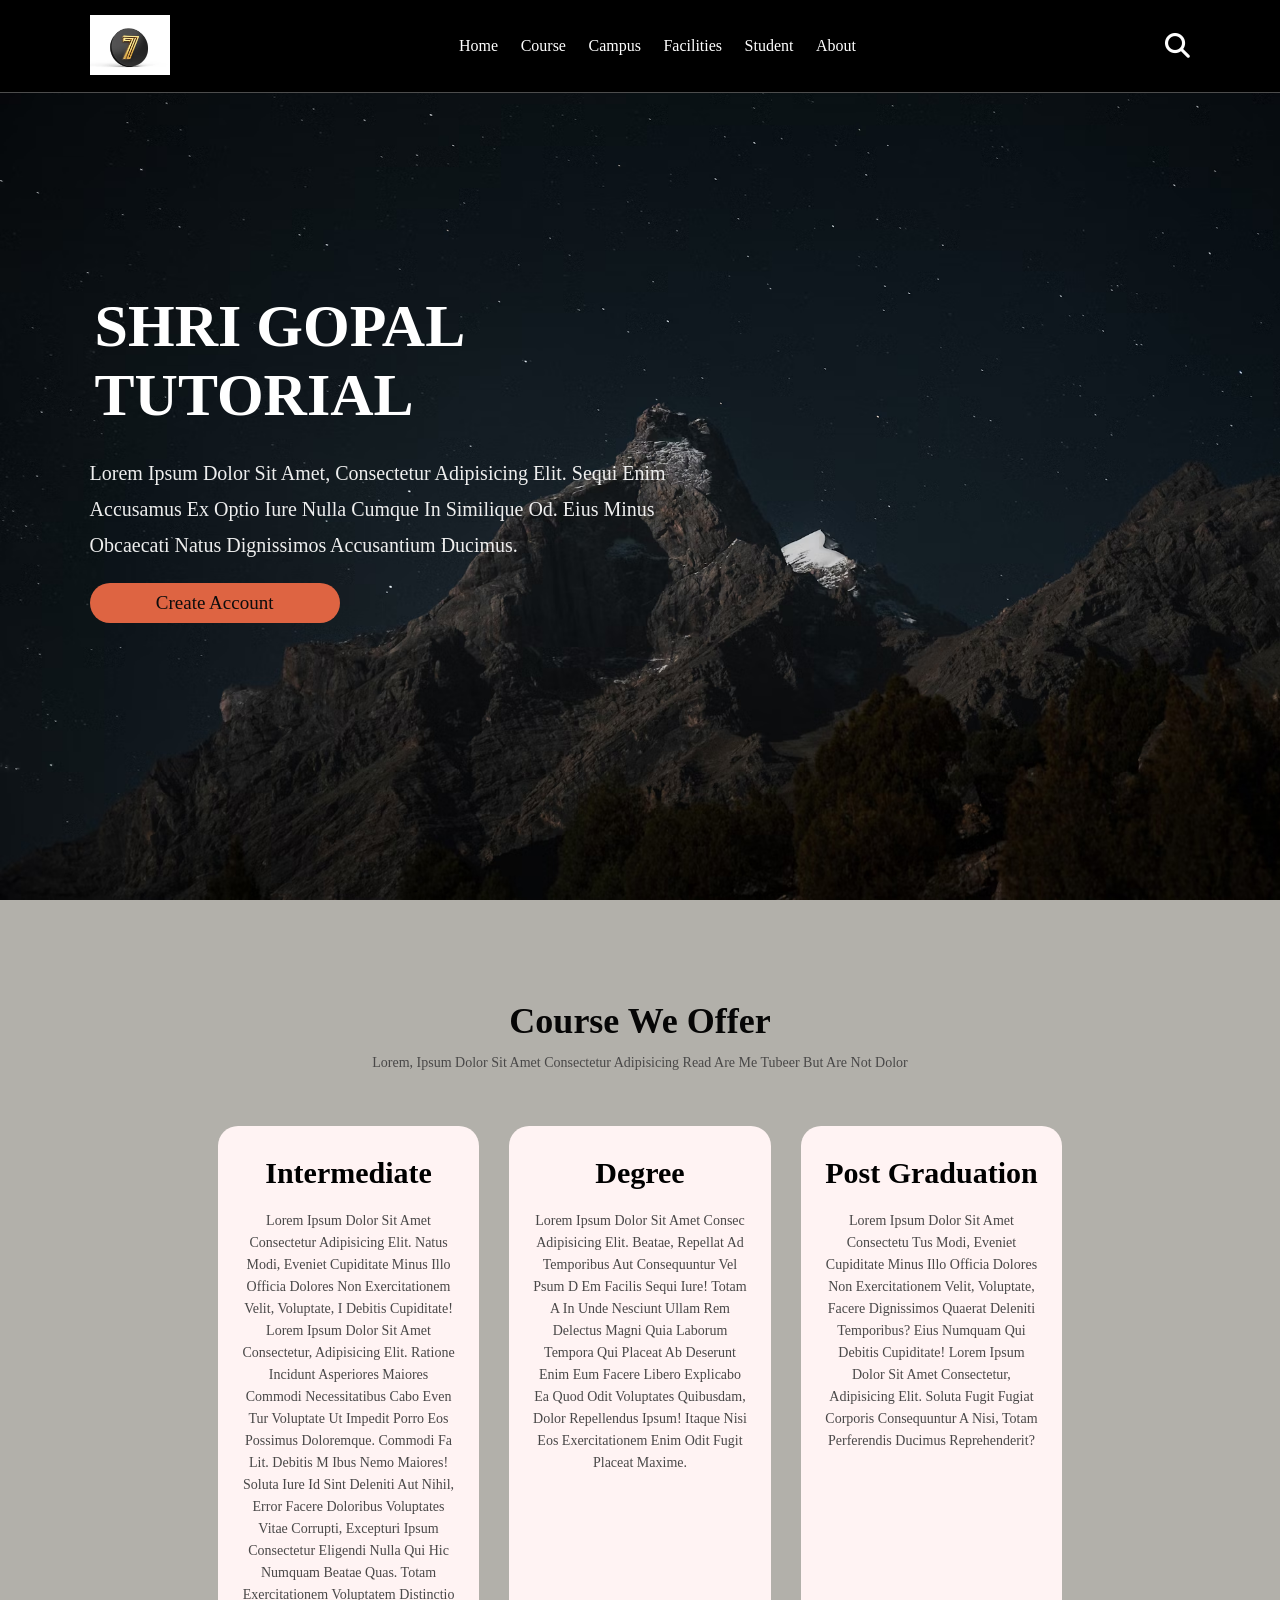
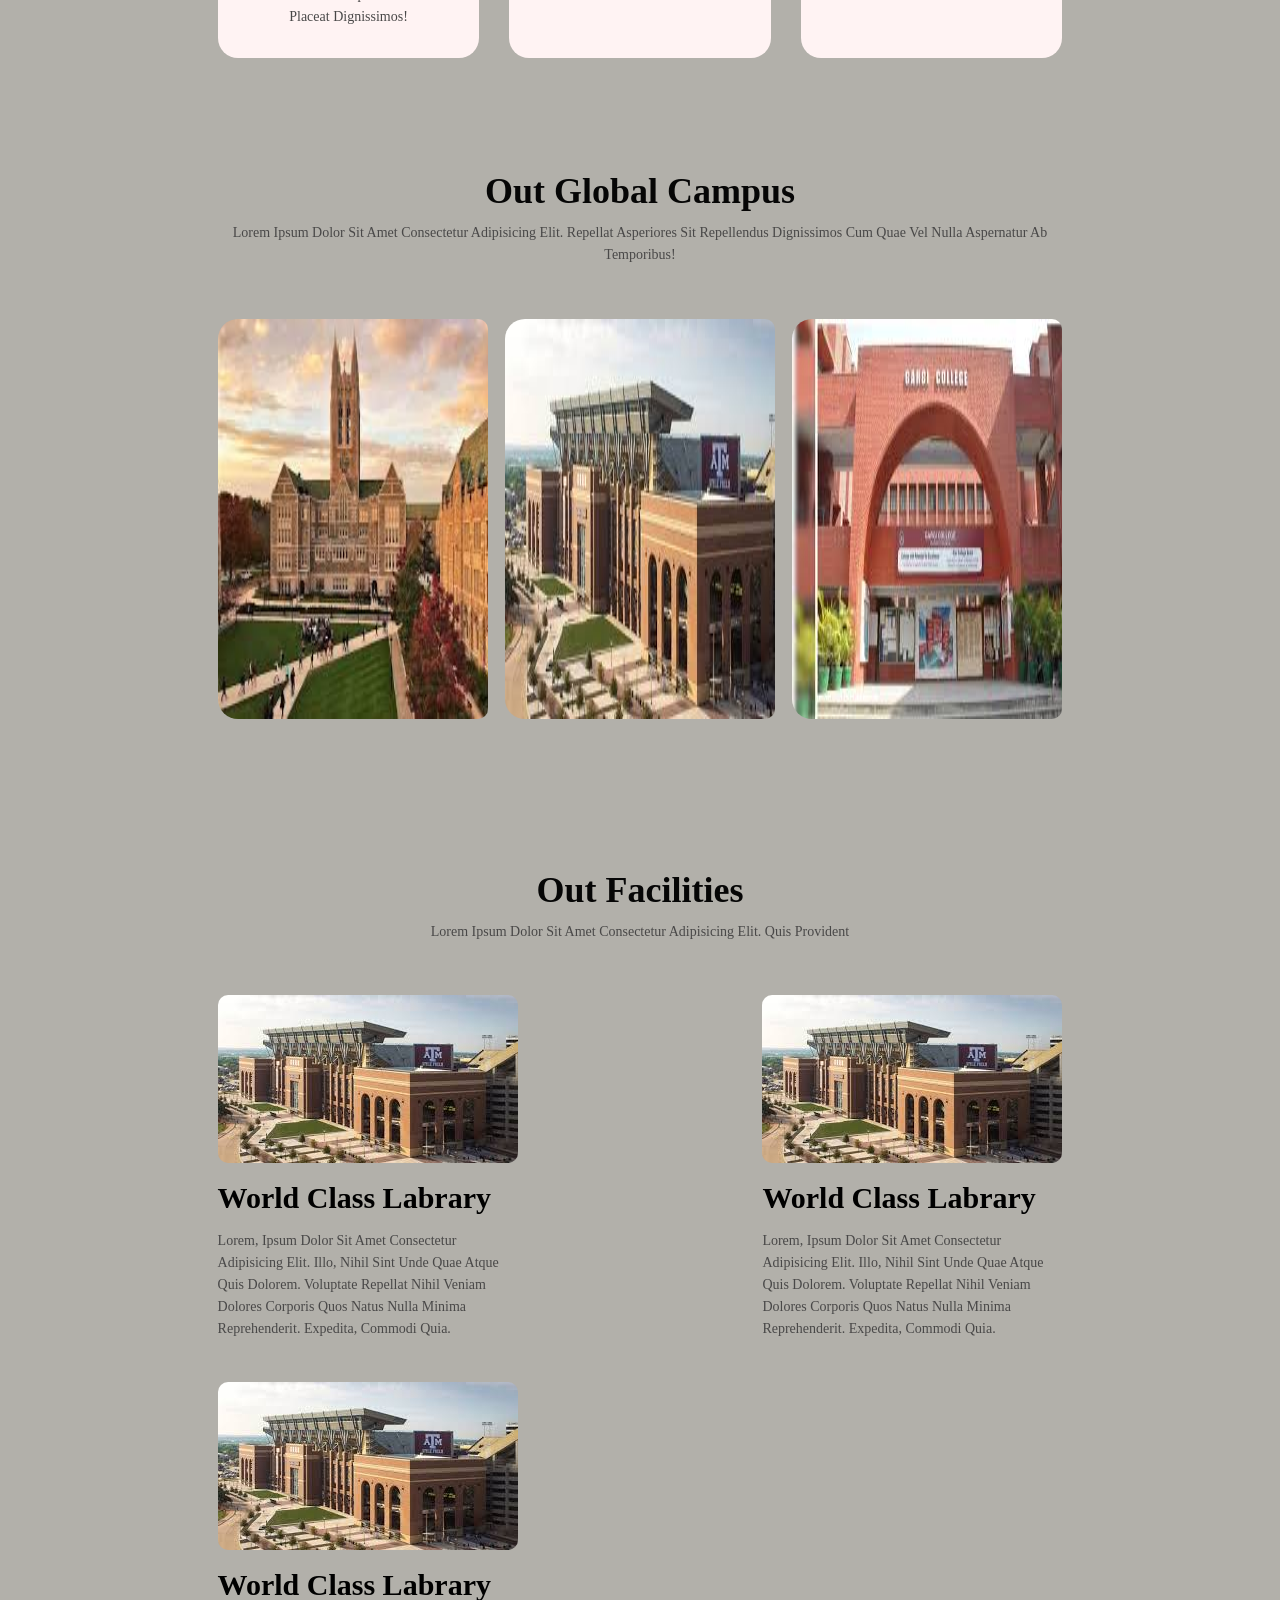
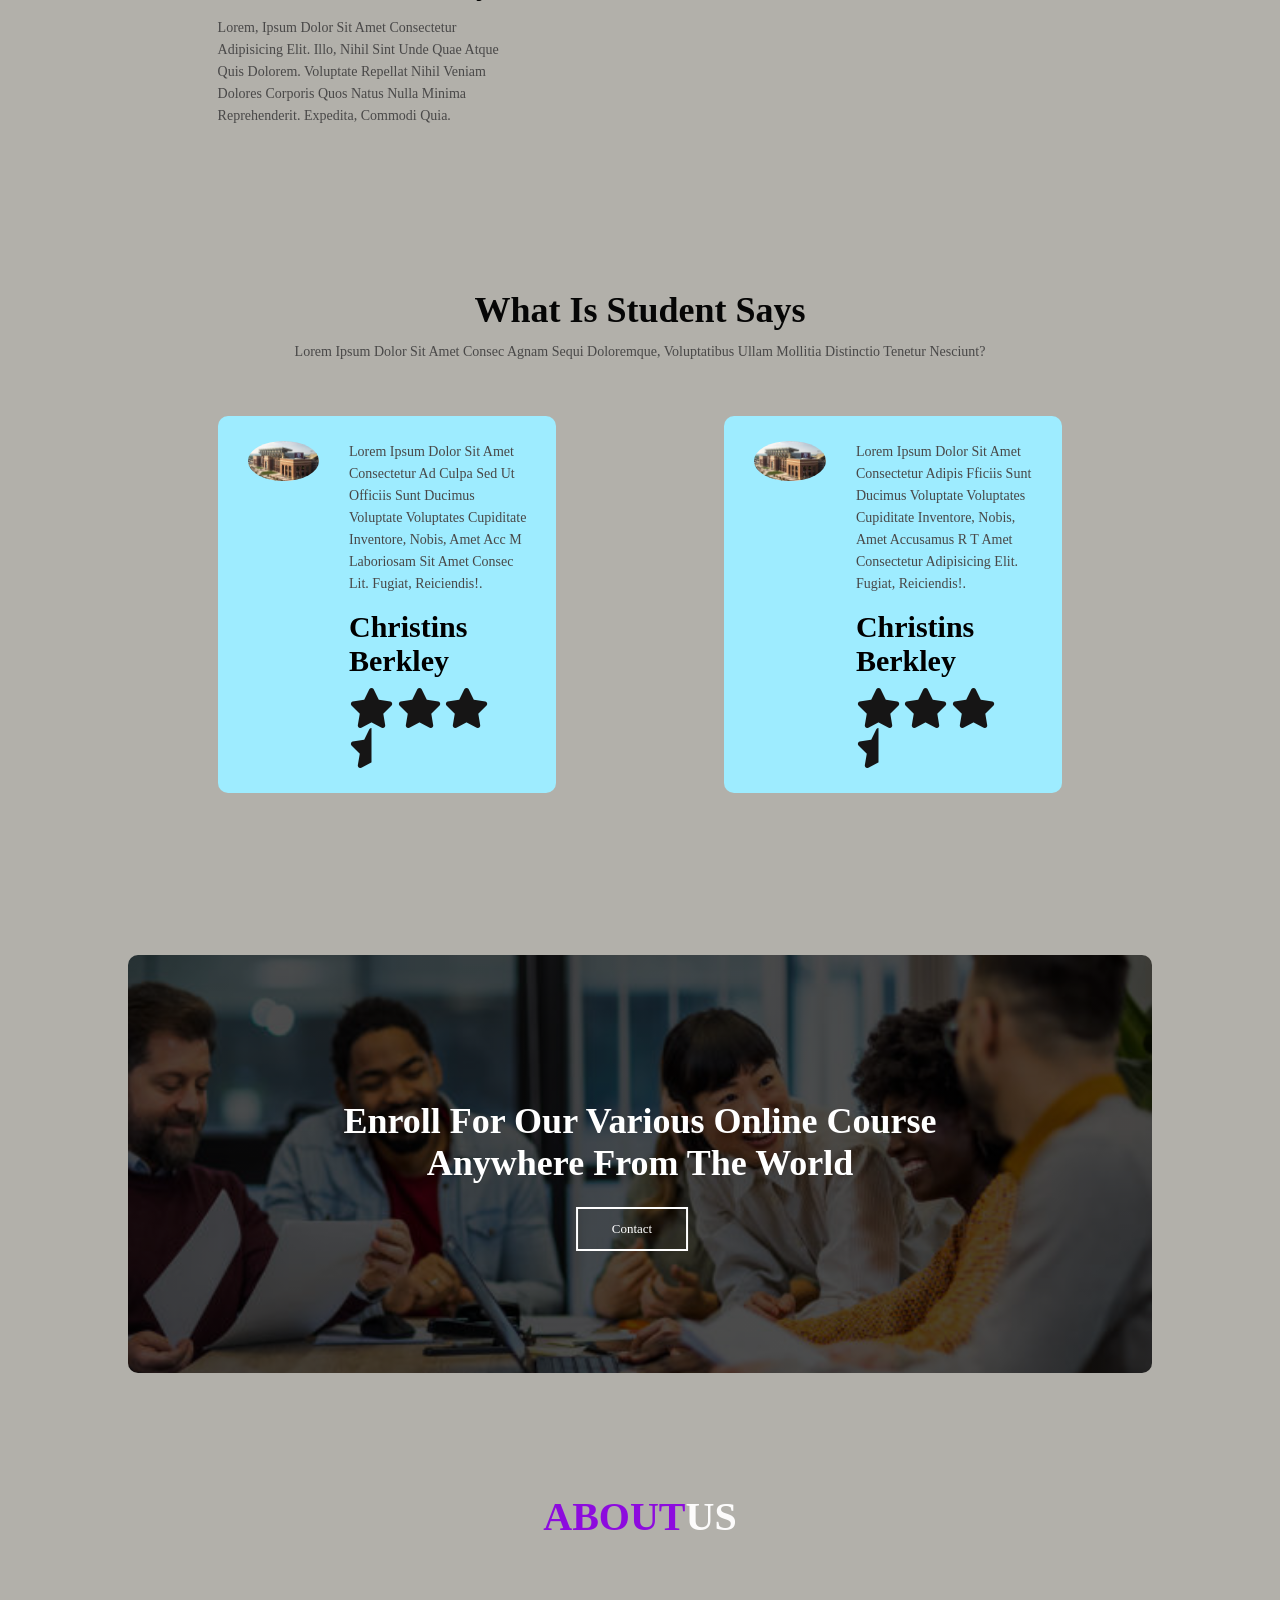
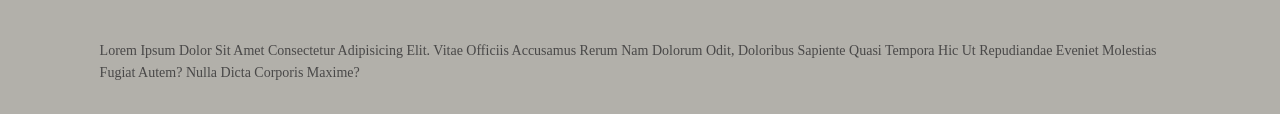
<file: index.html>
<!DOCTYPE html>
<html lang="en">
<head>
    <meta charset="UTF-8">
    <meta name="viewport" content="width=device-width, initial-scale=1.0">
    <link rel="stylesheet" href="https://cdnjs.cloudflare.com/ajax/libs/font-awesome/6.6.0/css/all.min.css" integrity="sha512-Kc323vGBEqzTmouAECnVceyQqyqdsSiqLQISBL29aUW4U/M7pSPA/gEUZQqv1cwx4OnYxTxve5UMg5GT6L4JJg==" crossorigin="anonymous" referrerpolicy="no-referrer" />
    <title>New website</title>
    <link rel="stylesheet" href="style.css">
    <link href="https://fonts.googleapis.com/css2?family=Roboto:wght@400;500&display=swap" rel="stylesheet">
</head>
<body id="Home">
    <header class="header" >
        <a href="#" class="logo">
            <img src="logo.webp" alt="" width="">
        </a>
        <nav class="navbar">
              <a href="#Home">Home</a>
              <a href="#Course">Course</a>
              <a href="#campus">campus</a>
              <a href="#facilities">facilities</a>
              <a href="#student">student</a>
              <a href="#About">About</a>
        </nav>
          
        <div class="icon"> 
                <div class="fa fa-search" id="search-btn"></div>
                <div class="fa fa-bars" id="bars-btn"></div>
        </div>
          
        <div class="search-form">
            <input type="search" id="search-box" placeholder="search here.......">
            <label for="search-box" class="fa fa-search"></label>
        </div>
         
    </header>


      <section class="Ghar" id="Ghar">
       <div class="content">
            <h3>Shri Gopal Tutorial</h3>
           <p>Lorem ipsum dolor sit amet, consectetur adipisicing elit. Sequi enim accusamus ex optio iure nulla cumque in
             similique  od. eius minus obcaecati natus dignissimos accusantium ducimus.</p>
            <a href="file:///C:/Users/shubh/OneDrive/Desktop/New%20mixwebsitefolder/pro.html"  target="_parent"  rel="noopener"  class="Btn">Create Account</a>
        </div>
      </section>
     

     

  <!-- course -->

<section class="cou" id="Course">
    <h1>Course we offer</h1>
     <p>Lorem, ipsum dolor sit amet consectetur adipisicing read are me tubeer but are not dolor</p>

     <div class="row">
        <div class="cou-cul">
          <h3>Intermediate</h3>
          <p>Lorem ipsum dolor sit amet consectetur adipisicing elit. Natus modi, eveniet cupiditate minus illo officia dolores non exercitationem
             velit, voluptate,  i debitis cupiditate! Lorem ipsum dolor sit amet consectetur, adipisicing elit. Ratione incidunt asperiores 
             maiores commodi necessitatibus  cabo even tur voluptate ut impedit porro eos possimus
              doloremque. Commodi fa lit. Debitis m ibus nemo maiores! Soluta iure id sint deleniti aut nihil, error facere doloribus voluptates vitae corrupti, excepturi ipsum consectetur eligendi
               nulla qui hic numquam beatae quas.  totam exercitationem voluptatem distinctio placeat dignissimos! </p>
        </div>
        <div class="cou-cul">
          <h3>Degree</h3>
          <p>Lorem ipsum dolor sit amet consec  adipisicing elit. Beatae, repellat ad
              temporibus aut consequuntur vel psum d em facilis sequi iure! Totam a in unde nesciunt ullam rem delectus magni quia laborum tempora qui placeat ab deserunt enim eum facere libero explicabo ea quod odit voluptates 
              quibusdam, dolor repellendus ipsum! Itaque nisi eos exercitationem enim odit fugit placeat maxime. </p>
        </div>
        <div class="cou-cul">
          <h3>Post Graduation </h3>
          <p>Lorem ipsum dolor sit amet consectetu tus modi, eveniet cupiditate minus illo officia dolores non exercitationem
             velit, voluptate, facere dignissimos quaerat deleniti temporibus? Eius numquam qui debitis cupiditate! Lorem ipsum dolor sit amet consectetur, adipisicing elit. Soluta fugit fugiat
              corporis consequuntur a  nisi, totam perferendis ducimus reprehenderit?  </p>
        </div>
     </div>

</section>
<!-- campus -->

<section class="campus" id="campus">
    <h1> Out Global campus</h1>
    <p>Lorem ipsum dolor sit amet consectetur adipisicing elit. Repellat asperiores sit repellendus dignissimos cum quae vel nulla aspernatur ab temporibus!</p>
    <div class="row">
           <div class="campus-col">
                  <img src="campus.jpg" >
                   <div class="layer">
                    <h3>Kopar</h3>
                   </div>
           </div>
           <div class="campus-col">
            <img src="images2.jpg" >
             <div class="layer">
              <h3>Bhandup</h3>
             </div>
       </div>
       <div class="campus-col">
        <img src="images3.jpg" >
         <div class="layer">
          <h3>Dadar</h3>
         </div>
         
       </div>
     </div>
    </div>
  </section>


  <!-- facilities -->
    <section class="facilities" id="facilities">
      <h1>Out facilities</h1>
      <p>Lorem ipsum dolor sit amet consectetur adipisicing elit. Quis provident </p>

      <div class="row">
        <div class="fac-col">
            <img src="images2.jpg" alt="">
            <h3>World class labrary</h3>
            <p>Lorem, ipsum dolor sit amet consectetur adipisicing elit. Illo, nihil sint unde quae atque quis dolorem. Voluptate repellat nihil 
              veniam dolores corporis quos natus nulla minima reprehenderit. Expedita, commodi quia.</p>
        </div>

        <div class="fac-col">
          <img src="images2.jpg" alt="">
          <h3>World class labrary</h3>
          <p>Lorem, ipsum dolor sit amet consectetur adipisicing elit. Illo, nihil sint unde quae atque quis dolorem. Voluptate repellat nihil 
            veniam dolores corporis quos natus nulla minima reprehenderit. Expedita, commodi quia.</p>
      </div>

      <div class="fac-col">
        <img src="images2.jpg" alt="">
        <h3>World class labrary</h3>
        <p>Lorem, ipsum dolor sit amet consectetur adipisicing elit. Illo, nihil sint unde quae atque quis dolorem. Voluptate repellat nihil 
          veniam dolores corporis quos natus nulla minima reprehenderit. Expedita, commodi quia.</p>
    </div>
      </div>
    </section>

    <!-- testimonials -->

    <section class="testimonials" id="student">
      <h1>What is student says</h1>
      <p>Lorem ipsum dolor sit amet consec agnam sequi doloremque, voluptatibus ullam mollitia distinctio tenetur nesciunt?</p>
     
      <div class="row">
        <div class="test-col">
          <img src="images2.jpg" alt="">
          <div>
            <p>Lorem ipsum dolor sit amet consectetur ad culpa sed ut officiis sunt ducimus voluptate voluptates cupiditate
              inventore, nobis, amet acc m laboriosam sit amet consec lit. Fugiat, reiciendis!.</p>
              <h3>Christins Berkley</h3>
             <i class="fa fa-star"></i>
             <i class="fa fa-star"></i>
             <i class="fa fa-star"></i>
             <i class="fa fa-star-half"></i>
              
              
          </div>
        </div>

        <div class="test-col">
          <img src="images2.jpg" alt="">
          <div>
            <p>Lorem ipsum dolor sit amet consectetur adipis fficiis sunt ducimus voluptate voluptates cupiditate
              inventore, nobis, amet accusamus r t amet consectetur adipisicing elit. Fugiat, reiciendis!.</p>
              <h3>Christins Berkley</h3>
              <i class="fa fa-star"></i>
              <i class="fa fa-star"></i>
              <i class="fa fa-star"></i>
              <i class="fa fa-star-half"></i>
          </div>
        </div>
      </div>
    </section>


    <!-- Call to Action -->


    <section class="cta">
      <h1>Enroll For our Various online Course <br>Anywhere from the world</h1>
      <a href="" class="hello-btn2">Contact</a>

   </section>

      <!-- about -->


    <section class="about" id="About">
      <h1 class="heading"><span>about</span>us</h1> 
     <div class="row">
        
        <div class="about-content">
             <p>Lorem ipsum dolor sit amet consectetur adipisicing elit. Vitae officiis accusamus rerum nam dolorum odit, doloribus sapiente quasi
               tempora hic ut repudiandae eveniet molestias fugiat autem? Nulla dicta corporis maxime?</p>
               
        </div>
    </div>
  </section> 






<script src="s.js"></script>

</body>
</html>
</file>
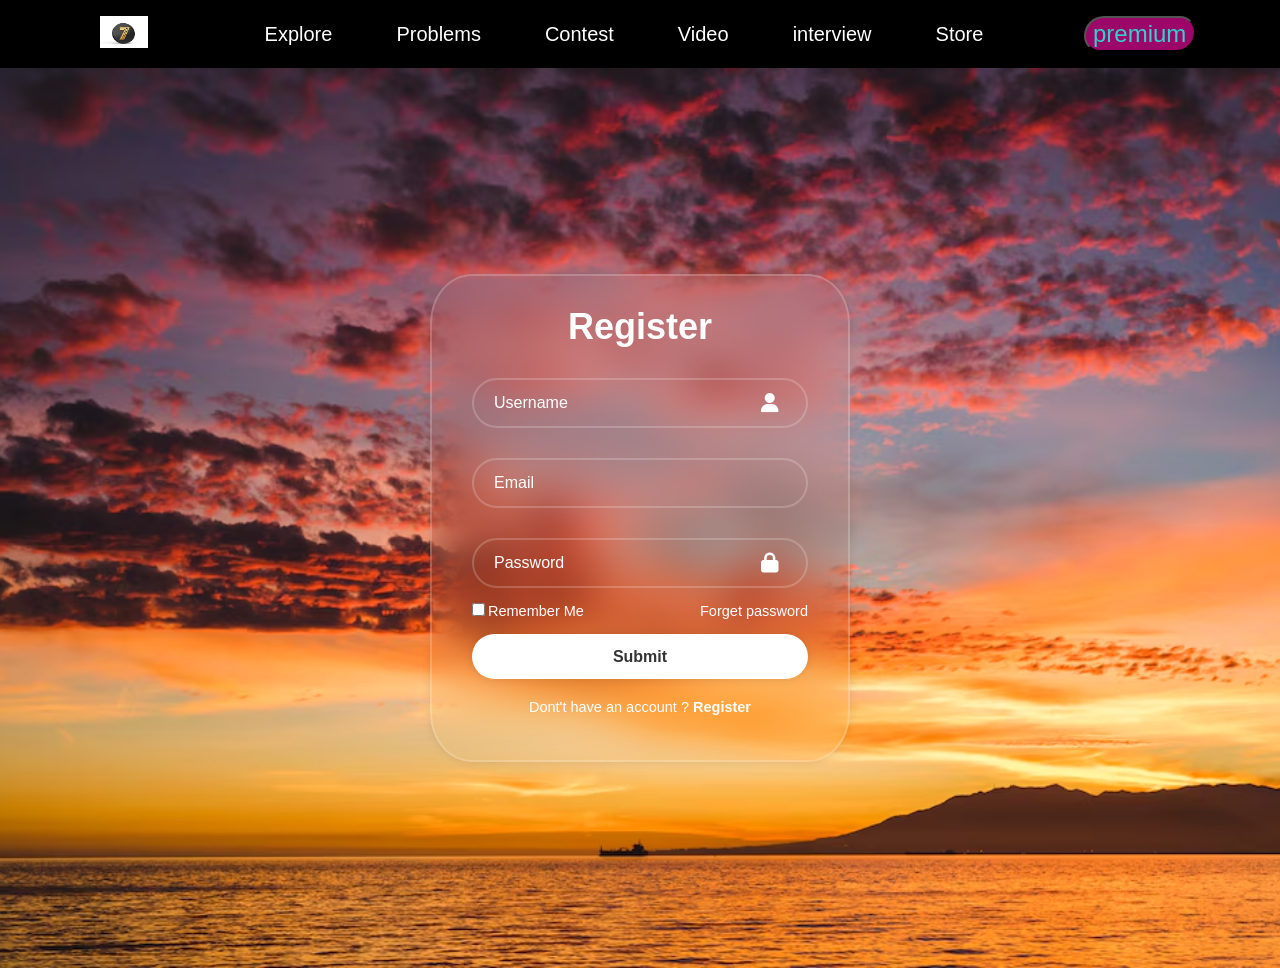
<file: pro.html>
<!DOCTYPE html>
  <html lang="en">
  <head>
    <meta charset="UTF-8">
    <meta name="viewport" content="width=device-width, initial-scale=1.0">
	<link rel="stylesheet" href="https://cdnjs.cloudflare.com/ajax/libs/font-awesome/6.6.0/css/all.min.css" integrity="sha512-Kc323vGBEqzTmouAECnVceyQqyqdsSiqLQISBL29aUW4U/M7pSPA/gEUZQqv1cwx4OnYxTxve5UMg5GT6L4JJg==" crossorigin="anonymous" referrerpolicy="no-referrer" />
    <title>My Profolio</title>
    <link rel="stylesheet" href="pro.css">
	<link href="https://fonts.googleapis.com/css2?family=Roboto:wght@400;500&display=swap" rel="stylesheet">
  </head>
  <body>
 
	<header class="header">
		<a href="file:///C:/Users/shubh/OneDrive/Desktop/New%20mixwebsitefolder/index.html"><img src="logo.webp" alt="logo" class="imgo"></a>
		   <nav class="nav-links" id="new-nav">
			<ul>
				 
				<li><a class="a" href="https://leetcode.com/explore/" target="_blank">Explore</a></li>
				<li><a class="a" href="https://leetcode.com/problemset/" target="_blank">Problems</a></li>
				<li><a class="a" href= file:///C:/Users/shubh/OneDrive/Desktop/my%20shop/AI/Ai.html target="_blank">Contest</a></li>
				<li><a class="a" href= "file:///C:/Users/shubh/OneDrive/Desktop/college%20note%20website/youtub/you.html" target="_blank"> Video</a></li>
				<li><a class="a" href="#" list="inter"> interview</a></li>
				<li><a class="a" href="#">Store</a></li>
			</ul>

		   </nav>
		   <button class="Btn">premium</button>
		   <!-- <i class="fa-solid fa-bars"></i> -->
		   <div class="burger">
            <div class="line1"></div>
            <div class="line2"></div>
            <div class="line3"></div>
        </div>
	</header>
	<section>
	 <div class="wrapper">
		<form action="https://api.web3forms.com/submit" method="POST">
	       

			<input type="hidden" name="access_key" value="83fafed0-92a4-46d1-8fc9-a9ff4ff90203">

			<h1>Register</h1>
			 
			<div class="input-box">
                <input type="text" placeholder="Username" required>
				<i class="fa-solid fa-user"></i>
			</div>

			<div class="input-box">
                <input type="text" name="email" placeholder="Email">
            </div>

			<div class="input-box">
                <input type="password" placeholder="Password" required >
				<i class="fa-solid fa-lock"></i>
			</div>

			 
			
			 <div class="remember-forget">
				<label><input type="checkbox">Remember Me</label>
				<a href="#">Forget password</a>
			 </div> 

			 <button type="submit" class="btn">Submit</button>

			<div class="register-link">
				<p>Dont't have an account ?  <a href="#"> Register</a></p>			
			</div>
			 
		</form>
	 </div>
	 </section>
	 
	  
	 
    <script src="pro.js"></script>
  </body>
  </html>
</file>
<file: style.css>
:root{
    --main-color:#d3ad7f;
    /* --black:#081210; */
    --bg:#96938bb9;
    --border:0.1rem solid rgb(255,255,255,.3);
}

*{
    font-family:'Roboto' sans-serif;
    margin: 0;
    padding: 0;
    box-sizing: border-box;
    outline: none;
    border: none;
    text-decoration: none;
    text-transform: capitalize;
    transition: 0.2s linear;


}

html{
    font-size: 62.5%;
    overflow-x: hidden;
    scroll-padding-top: 9rem;
    scroll-behavior: smooth;
}

html::-webkit-scrollbar{
    width: 0.8rem;
}

html::-webkit-scrollbar-track{ 
    background: transparent;
}

html::-webkit-scrollbar-thumb{ 
    background: #fff;
    border-radius: 5rem;
}
 
body{
    background: var(--bg);
}
.heading{
    text-align: center;
    color: #fcfbfb;
    text-transform: uppercase;
    padding-bottom: 3.5rem;
    font-size: 4rem;
}
span{
    color:rgb(141, 11, 222);
    text-transform: uppercase;
}
.btn{
 margin-top: 1rem;
 display: inline-block;
 padding: 0.9rem 3rem;
 font-size: 1.7rem;
 color: #fff;background-color: var(--main-color);
 cursor: pointer;
}
.btn:hover{
    letter-spacing: 0.2rem;
}

section{
    padding: 2rem 7%;
}

.header{
     background: var(--bg); 
    display: flex;
    align-items: center;
    justify-content: space-between;
    padding: 1.5rem 7%;
    border-bottom: var(--border);
    position: fixed;
    top: 0; 
    left: 0;
    right: 0;
    z-index: 1000;
    background-color: black;
}

.header .logo img {
 height: 6rem;
}

.header .navbar a{
      margin: 0 1rem;
      font-size: 1.6rem;
      color: #fff;
}

.header .navbar a:hover{
    color: var(--main-color);
    border-bottom :0.1rem solid var(--main-color);
    padding-bottom: 0.5rem; 
}
 

.header .icon div{
     color: #fff;
     cursor: pointer;
     font-size: 2.5rem;
     margin-left: 2rem;
}

.icon div:hover{
    color: var(--main-color);
}

#bars-btn{
    display: none;
}
.header .search-form{
   position: absolute;
   top: 115%;
   right: 7%;
   background: #fff;
   width: 50rem;
   height: 5rem;
   display: flex;
   align-items: center;
   transform: scaleY(0);
   transform-origin:top ;
}
.header .search-form.active{
    
    transform: scaleY(1);
}
.header .search-form input{
    height: 100%;
    width: 100%;
    font-size: 1.6rem;
    color: var(--black);
    padding: 1rem;
    text-transform: none;
}

.header .search-form label{
    cursor: pointer;
    font-size: 2.2rem;
    margin-right: 1.5rem;
    color: var(--black);
}
.header .search-form label:hover{
    color: var(--main-color);
}

.header .cart-item-cont{
    position: absolute;
    top: 100%;
    right:-100%;
    height: calc(100vh - 9.5rem);
    width: 35rem;
    background-color: #fff;
    padding: 0 1.5rem;

}
.header .cart-item-cont.active{
    right: 0;
}
.cart-item{
    position: relative;
    margin: 2rem 0;
    display: flex;
    align-items: center;
    gap: 1.5rem;
}
.fa-times{
    position: absolute;
    top: 1rem;
    right: 1rem;
    font-size: 2rem;
    cursor: pointer;
    color: var(--black);

}
.fa-times:hover{
    color: var( --main-color);
}
.header .cart-item-cont.cart-item.content img{
     height: 7rem;
}
.content h3{
    font-size: 2rem;
    color: var(--black);
    padding: .5rem;
}
.content .price{
    font-size: 1.5rem;
    color: var(--main-color);
     
}
.btn{
    width: 100%;
     text-align: center;
}
 
.Btn{
    margin-top: 1rem;
    display: inline-block;
    padding: 0.9rem 3rem;
    font-size: 1.9rem;
    color: #0c0c0c;
    background-color: rgb(222, 100, 66);
    cursor: pointer;
     width: 25rem;
     text-align: center;
     border-radius: 20rem;
   }
   .Btn:hover{
       letter-spacing: 0.2rem;
   }

.Ghar{
    height: 100vh;
    /* width: 52vh; */
    display: flex;
    align-items: center;
    background:url(new.avif ) no-repeat;
    background-size: cover;
}
.content{
    max-width: 60rem;
 }

.content h3{
    font-size: 6rem;
    text-transform: uppercase;
    color: #fff;
 }

.content p{
    font-size: 2rem;
     font-weight: lighter;
     line-height: 1.8;
     padding: 1rem 0;
    color: #eee;
 }
 .row{
    display: flex;
    /* align-items: center; */
    background-color: var(--black);
    flex-wrap: wrap; 
 }
  
 

/* coruse statar */

.cou{
    width: 80%;
    margin: auto;
    text-align: center;
    padding-top: 100px;
 }
 h1{
    font-size: 36px;
    font-weight: 600;
    color: rgb(6, 6, 6);
 }
 p{
    color: #494848;
    font-size: 14px;
    font-weight: 300;
    line-height: 22px;
    padding: 10px;
 }
 .row{
    margin-top: 5%;
    display: flex;
    justify-content: space-between;
 }
 .cou-cul{
    flex-basis: 31%;
    background: #fff3f3;
    border-radius: 20px;
    margin-bottom: 5%;
    padding: 20px 14px;
    box-sizing: border-box;
    transition: 0.5s;
 }
 h3{
    /* text-align: center; */
    font-weight: 600;
    margin: 10px 0;
    font-size: 3rem;
 } 
 .cou-cul:hover{
    box-shadow: 9.9px 2px 40px rgb(0, 0, 0);
 }
 /* end */

 /* campus */
 .campus{
    width: 80%;
    margin: auto;
    text-align: center;
    padding-top: 50px;
 }
 .campus-col{
    
    flex-basis: 32%;
    border-radius: 10px;
    margin-bottom: 30px;
    position: relative;
    overflow: hidden;
 }
 .campus-col img{
    height: 400px;
    width: 300px;
    display: block;
    background-size: cover;
    border-radius: 20px;
    
 }
 .layer{
    background: transparent;
    height: 400px;
    width: 400px;
    position: absolute;
    top: 0;
    left: 0;
    transition: 0.5s;
 }
 .layer:hover{
    background: rgba(213, 69, 2, 0.612);
    
 }
 .layer h3{
    width: 100px;
    font-weight: 500;
    color: #fff;
    font-size: 26px;
    bottom: 0;
    left: 50%;
    transform: translateX(-50%);
    position: absolute;
    opacity: 0;
    transition: 0.5s;
 }
  .layer:hover h3{
    bottom: 49%;
    opacity: 1;
  }

  /* facilities */
    
     
  .facilities{
    width: 80%;
    margin: auto;
    text-align: center;
    padding-top: 100px;
  }
  .fac-col{
     flex-basis: 31%;
     border-radius: 10px;
     margin-bottom:5% ;
    text-align: left;
  }
  .fac-col img{
    width: 300px;
    border-radius: 10px;
  }
 .fac-col p{
    padding: 0;
 } 
 .fac-col h3{
    margin-top: 16px;
    margin-bottom: 15px;
    text-align: left;
 }

 /* .testimonials */

 .testimonials{
    width: 80%;
    margin: auto;
    text-align: center;
    padding-top: 100px;
 }              
 .test-col{
    flex-basis: 40%;
    border-radius: 10px;
    margin-bottom: 5%;
    text-align: left;
    background: #9eecff;
    padding: 25px;
    cursor: pointer;
    display: flex;
 }
 .test-col img{
    height: 40px;
    margin-left: 5px;
    margin-right: 30px;
    border-radius: 50%;
 }
 .test-col p{
    padding: 0;
 }
 .test-col h3{
    margin-top: 15px;
    text-align: left;

 }
 .fa{
     color:rgb(22, 21, 21);
     font-size:  4rem;
 }
 @media(max-width:465px){
    .test-col img{
       margin-left: 0px;
       margin-right: 15px;
    }
 }

 
   /* Call to Action */
   .cta{
    margin: 100px auto;
    width: 80%;
    background-image: linear-gradient(rgba(0,0,0,0.7),rgba(0,0,0,0.7)),url(group.jpg);
   background-position: center;
   background-size: cover;
   text-align: center;
   border-radius: 10px;
   padding: 100px 0;
 }
 .cta h1{
    color: #fff;
    margin: 45px;
    padding:0;
 }


  .hello-btn2{
    position: absolute; 
    top: 55%;
    left: 8%;
    transform: translate(-80% ,-50%);
    align-items: center;
    display: inline-block;
    color: white;
    text-decoration: none;
    border: 2px solid #fff;
    padding: 12px 34px;
    font-size: 13px;
    background: transparent;
    position: relative;
    cursor: pointer;
 }
 .hello-btn2:hover{
    border:2px solid #f44336;
    background-color: #f44336;
    transition: 1s; 
 } 
 .hello-btn1{
    position: absolute; 
    top: 52%;
    left: 8%;
    transform: translate(-8% ,-20%);
    align-items: center;
    display: inline-block;
    color: white;
    text-decoration: none;
    border: 2px solid #fff;
    padding: 12px 34px;
    font-size: 13px;
    background: transparent;
    position: relative;
    cursor: pointer;
 }
 .hello-btn1:hover{
    border:2px solid #f44336;
    background-color: #f44336;
    transition: 1s; 
 } 
   
 
 @media(max-width:700%){
   .cta{
    font-size: 24px;
   }
 }



 @media(max-width:700px){
    .row{
       flex-direction: column;
    }
 }

@media(max-width:991px){
    html{
        font-size: 55%;
    }
   .header{
    padding: 1.5rem 2rem;
    background-color: black;
   }
   section{
    padding: 2rem ;
}

}


@media(max-width:768px){
    #bars-btn{
        display: inline-block;
    }
    .header .navbar{
        position: absolute;
        top: 100%;
        right: -100%;
        background-color: #fff;
        width: 30rem;
        height: calc(100vh-9.5rem);
    }
    .header .navbar.active{
      right: 0;

    }
    .header .navbar a{
        color: var(--black);
        display: block;
        margin:.5rem;
        padding: 3.7rem;
        font-size: 2.3rem;
    }

    .header .search-form{
        width: 90%;
        height: 4rem;
        right: 2rem;
    }
    .home{
        background-position: left;
        justify-content: center;
        align-items: center;
    }
    .home .content h3{
        font-size: 4.5rem;

    }
    .home .content p{
        font-size: 1.5rem;

    }
    .Ghar{
        width: 52vh;
    }

}

@media(max-width:450px){
    html{
        font-size: 50%;
    }
}
</file>
<file: pro.css>
*{
	margin: 0;
	padding: 0;
	font-family: Arial, Helvetica, sans-serif;
	box-sizing: border-box;
}
  
.header{
	height: 30%;
	width: 100%;
	color: white;
	background-color: black;
	/* position: relative; */
	display: flex;
	align-items: center;
	justify-content: space-evenly;
	align-content: center;
}

  
.a::after{
	position: absolute;
	content: "";
	inset: 0;
	background: #fff;
	scale: 1 0;
	z-index: -1;
	transition: .45s;
	border-radius: 10px;
}

.a:hover{
	color: #100f0f;
	background-color: rgb(136, 12, 12);
    inset: 1;
	scale: 1 1;
	z-index: -1;
	transition: .45s;
	border-radius: 2px;

} 

.a:hover::after{
 scale:1 1;
}

.imgo{
	margin: 1rem;
	height: 2rem;
	width: 3rem;	
}
 nav ul{
	font-size: 1.2rem;
	 gap: 2rem;
	 display: flex;
}
ul li{
	 list-style: none;
} 

 ul li a{
	color: white;
	text-decoration: none;
	display: flex;
	justify-content: space-around;
	font-size: 20px;
	padding: 0.5rem 1rem;
 }

.Btn{
	 height: 2.2rem;
	 width: 7rem;
	 font-size: 1.5rem;
	 border-radius: 5rem 4rem  ;
	 color: rgba(44, 223, 214, 0.93);
	 background-color: rgba(222, 9, 148, 0.704);
}
section{
	display: flex;
	justify-content: center;
	align-items: center;
	min-height: 100vh ;
	background: url('form3.jpg') no-repeat;
	background-size: cover;
	background-position:center;

}
.wrapper{
	width: 420px;
	 background: transparent;
	 border: 2px solid rgba(255,255, 255, .2);
	 backdrop-filter: blur(20px);
	 box-shadow:0 0 10px rgba(0,0,0,.1);
	color: white;
	border-radius: 10%;
	padding: 30px 40px;
}
.wrapper h1{
	 font-size: 36px;
	 text-align: center;
}
.wrapper .input-box{
	position: relative;
	width: 100%;
	height: 50px;
	margin: 30px 0;
}
.input-box input{
	width: 100%;
	height: 100%;
	background: transparent;
	border: none;
	outline: none;
	border: 2px solid rgb(255,255,255, 0.2);
	border-radius: 40px;
	font-size: 16px;
	color: #fff;
	padding: 20px 45px 20px 20px;
}
.input-box input::placeholder{
	color: #fff;
}
.input-box i{
	position: absolute;
	right: 20px;
	top: 30%;
	transform: translate(-50%);
	font-size: 20px;
}
.wrapper .remember-forget{
	display: flex;
	justify-content: space-between;
	font-size: 14.5px;
	margin: -15px 0 15px;
}
.remember-forget label input{
     accent-color: #fff;
	 margin-right: 3px;
}

.remember-forget a{
	color: #fff;
	text-decoration: none;
}

.remember-forget a:hover{
        text-decoration: underline;
}
.wrapper .btn{
	width: 100%;
	height: 45px;
	background-color: #fff;
	border: none;
	outline: none;
	border-radius:40px;
	box-shadow:  0 0 10px rgba(0, 0, 0, .1);
	cursor: pointer;
	font-size: 16px;
	color: #333;
	font-weight: 600;
}

.wrapper .register-link{
	font-size: 14.5px;
	text-align: center;
	 margin: 20px 0 15px;
}

.register-link p a {
	color: #fff;
	text-decoration: none;
	font-weight: 600;
}
.register-link p a:hover{
	text-decoration: underline;
}

/* moblie */
.burger {
    display: none;
    cursor: pointer;
    flex-direction: column;
    justify-content: space-between;
    width: 30px;
    height: 25px;
}

.burger div {
    width: 100%;
    height: 4px;
    background-color: white;
    transition: all 0.3s ease;
}

@media (max-width: 768px) {
    .nav-links {
        display: none;
        flex-direction: column;
        position: absolute;
        background-color: transparent;
		backdrop-filter: blur(30px);
        top: 80px;
        right: 0;
        width: 100%;
        height: 15vh;
        align-items: center;
        justify-content: center;
    }

    .nav-links li {
        margin: 20px 0;
    }

    .burger {
        display: flex;
    }

    .nav-links.active {
        display: flex;
    }
}
</file>
